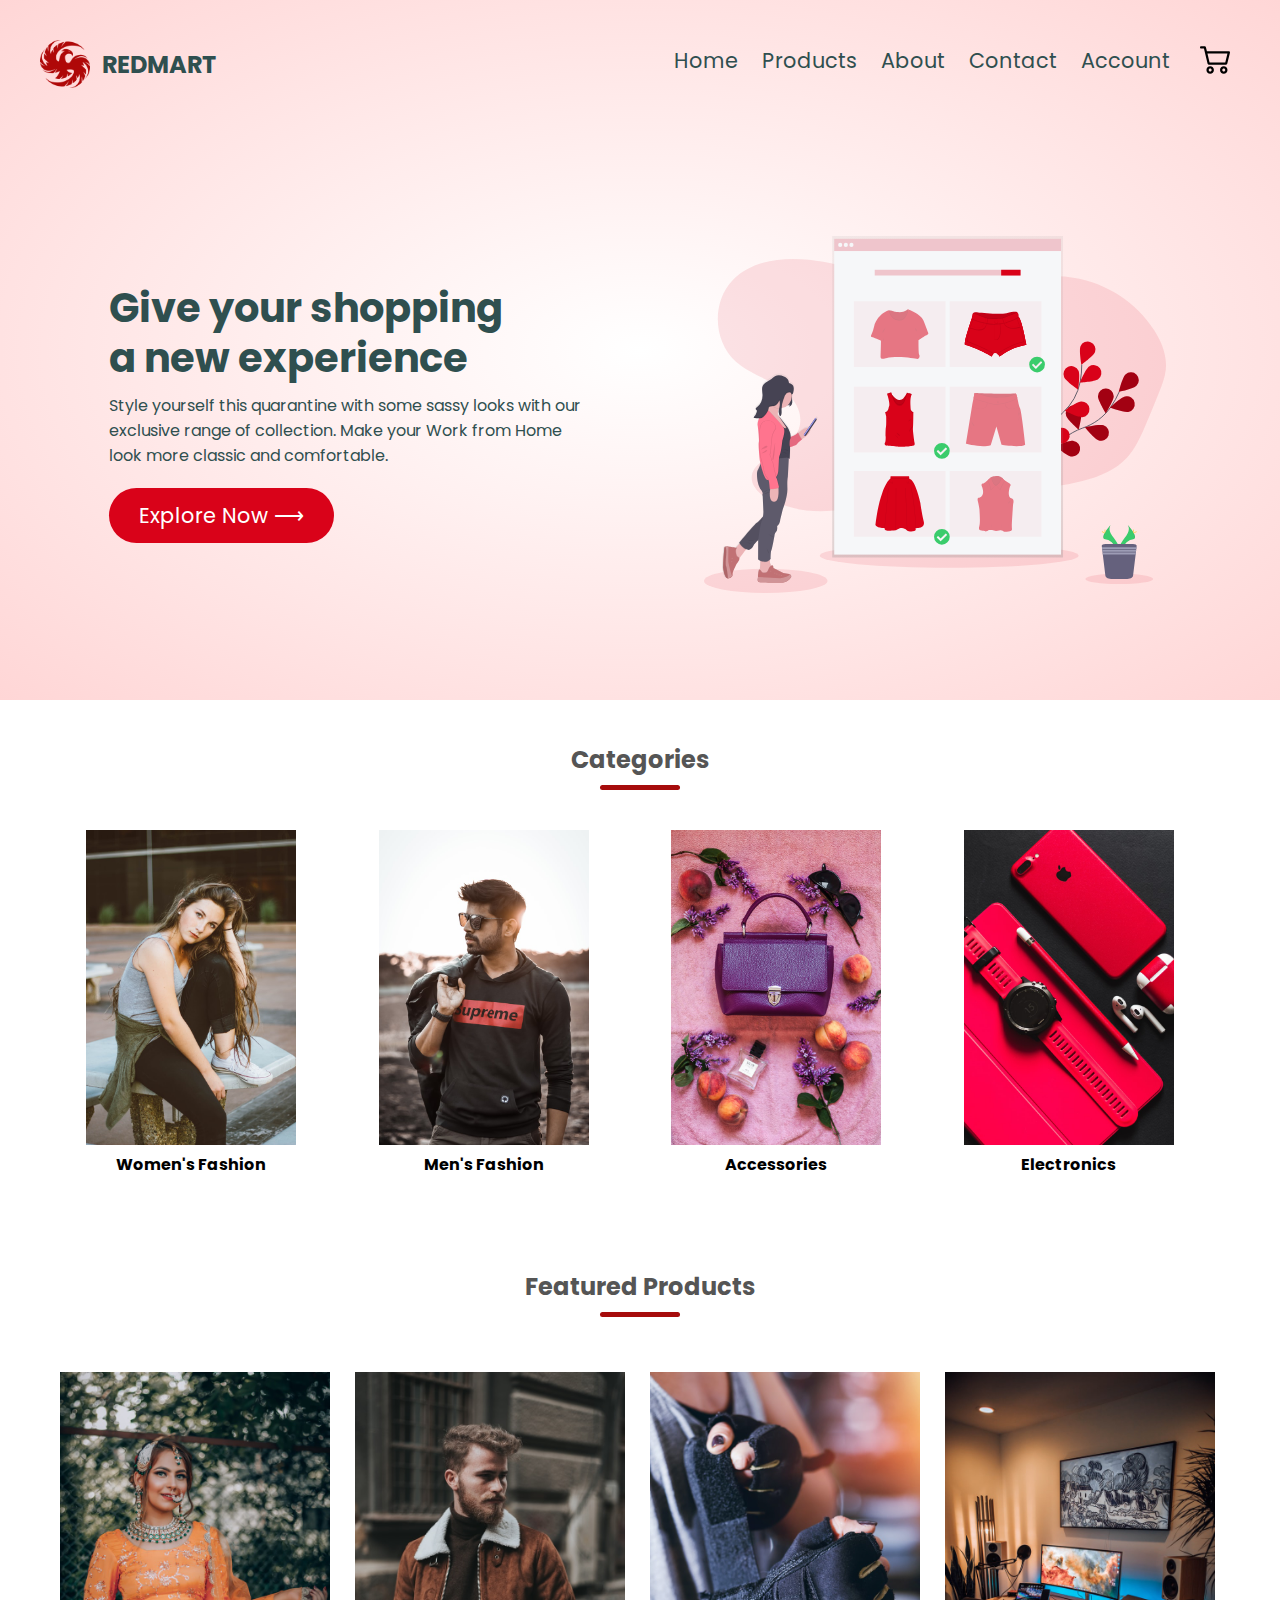
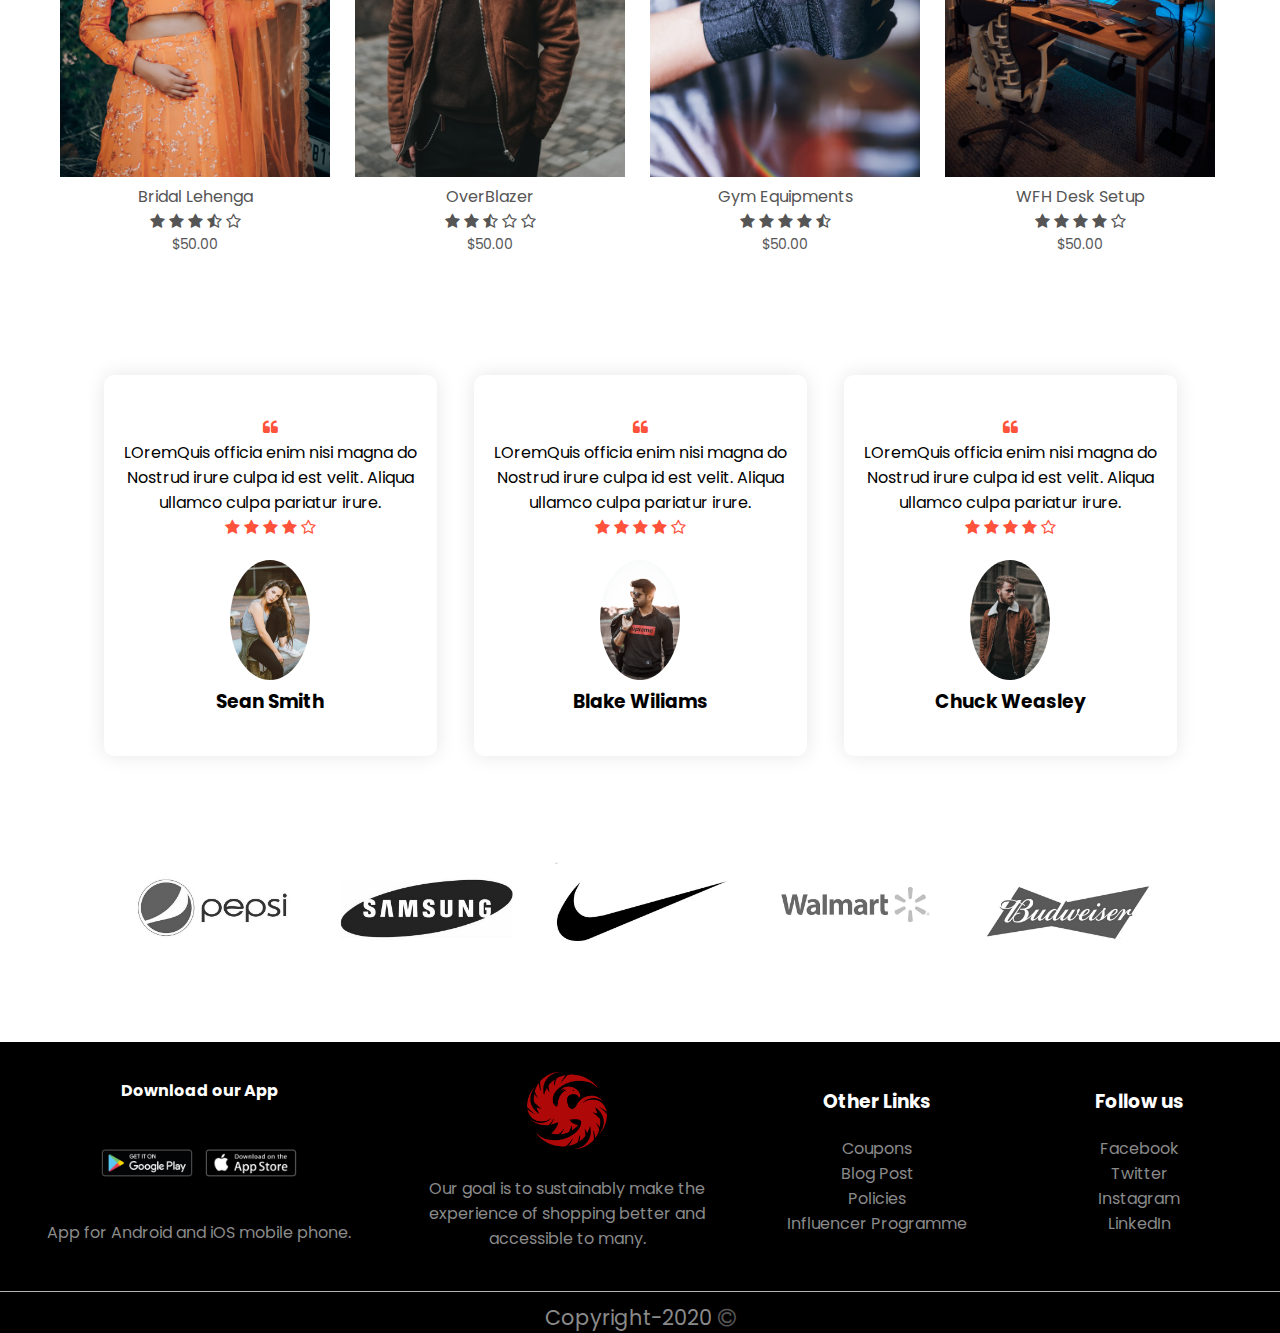
<file: index.html>
<!DOCTYPE html>
<html lang="en">
<head>
    <meta charset="UTF-8">
    <meta name="viewport" content="width=device-width, initial-scale=1.0">
    <title>E-commerce</title>
    <link rel="stylesheet" href="styles.css">
    <link href="https://fonts.googleapis.com/css2?family=Roboto+Condensed&display=swap" rel="stylesheet">
    <link href="https://fonts.googleapis.com/css2?family=Poppins:wght@300&display=swap" rel="stylesheet">
    <link rel="stylesheet" href="https://stackpath.bootstrapcdn.com/font-awesome/4.7.0/css/font-awesome.min.css" integrity="sha384-wvfXpqpZZVQGK6TAh5PVlGOfQNHSoD2xbE+QkPxCAFlNEevoEH3Sl0sibVcOQVnN" crossorigin="anonymous">
</head>
<body>
    <!---NAVBAR-->
<div class="header">
    <div class="container"> 
        <div class="navbar">
            <a href="index.html"><div class="logo">
                <img src="images/logo.png"  alt="Logo"> 
            </div>
            </a>
            <div class="name">
                <h2> REDMART</h2>
            </div>
            <div class="nav">
                <ul id="ulmenu">
                    <li> <a href="index.html">Home</a></li>
                    <li> <a href="products.html">Products</a></li>
                    <li> <a href="#">About</a></li>
                    <li> <a href="#">Contact</a></li>
                    <li> <a href="account.html">Account</a></li>
                </ul>
            </div>
           <a href="shopping_cart.html"> <img src="images/supermarket.svg" class="cart" width="50px" height="30px" ></a>
            <img src="images/menu-24px.svg" class="menu_icon" onclick="menutoggle()">
        </div>
        <div class="row">
            <div class="col-2">
                <h1>Give your shopping <br>a new experience</h1>
                <p> Style yourself this quarantine with some sassy looks with our
                     exclusive range of collection. Make your Work from Home look 
                     more classic and comfortable.
                    
                </p>
            <a href="#" class="btn">Explore Now &#10230;</a></div>
            <div class="col-2">
                <img src="/images/right.svg" alt="Illustration" >
            </div>
        </div>
    </div>
</div>

<!--Categories-->
<div class="categories">
    <h2 class="title">Categories</h2>
    <div class="container2">
        <div class="col-3">
        <img src="/images/image1.jpg" alt="category1">
        <h4> Women's Fashion</h4>
        </div>
        <div class="col-3">
        <img src="/images/image2.jpg" alt="category2">
        <h4> Men's Fashion</h4>
        </div>
        <div class="col-3">
        <img src="/images/image3.jpg" alt="category3">
        <h4> Accessories</h4> </div>
        <div class="col-3">
        <img src="/images/image4.jpg" alt="category4">
        <h4> Electronics</h4></div>
        
    </div>

</div>
    <!--Featured PRoducts-->

    <div class="products">
        <h2 class="title">Featured Products</h2>
            <div class="row">
                <div class="col-4">
                    <img src="/images/product1.jpg">
                    <h4> Bridal Lehenga </h4>
                    <div class="rating">
                    <i class="fa fa-star"></i>
                    <i class="fa fa-star"></i>
                    <i class="fa fa-star"></i>
                    <i class="fa fa-star-half-o"></i>
                    <i class="fa fa-star-o"></i>
                    </div>
                    <p> $50.00 </p>
                </div>
                <div class="col-4">
                    <img src="/images/product2.jpg">
                    <h4> OverBlazer </h4>
                    <div class="rating">
                        <i class="fa fa-star"></i>
                        <i class="fa fa-star"></i>
                        <i class="fa fa-star-half-o"></i>
                        <i class="fa fa-star-o"></i>
                        <i class="fa fa-star-o"></i>
                    </div>
                    <p> $50.00 </p>
                </div>
                
                <div class="col-4">
                    <img src="/images/product4.jpg">
                    <h4> Gym Equipments </h4>
                    <div class="rating">
                    <i class="fa fa-star"></i>
                    <i class="fa fa-star"></i>
                    <i class="fa fa-star"></i>
                    <i class="fa fa-star"></i>
                    <i class="fa fa-star-half-o"></i>
                    </div>
                    <p> $50.00 </p>
                </div>
                <div class="col-4">
                    <img src="/images/product5.jpg">
                    <h4> WFH Desk Setup </h4>
                    <div class="rating">
                    <i class="fa fa-star"></i>
                    <i class="fa fa-star"></i>
                    <i class="fa fa-star"></i>
                    <i class="fa fa-star"></i>
                    <i class="fa fa-star-o"></i>
                    </div>
                    <p> $50.00 </p>
                </div>
            </div>
    </div>     
    
    <div class="testimonials">
        <div class="container2">
            <div class="testimonials-row">
                <div class="col-3-t">
                    <i class="fa fa-quote-left" aria-hidden="true"></i><br>
                    LOremQuis officia enim nisi magna do Nostrud irure culpa id est velit. Aliqua ullamco culpa pariatur irure.
                    <div class="rating-t">
                        <i class="fa fa-star"></i>
                        <i class="fa fa-star"></i>
                        <i class="fa fa-star"></i>
                        <i class="fa fa-star"></i>
                        <i class="fa fa-star-o"></i>
                    </div>
                    <img src="images/image1.jpg">
                    <h3>Sean Smith</h3>
                </div>
                <div class="col-3-t">
                    <i class="fa fa-quote-left" aria-hidden="true"></i><br>
                    LOremQuis officia enim nisi magna do Nostrud irure culpa id est velit. Aliqua ullamco culpa pariatur irure.
                    <div class="rating-t">
                        <i class="fa fa-star"></i>
                        <i class="fa fa-star"></i>
                        <i class="fa fa-star"></i>
                        <i class="fa fa-star"></i>
                        <i class="fa fa-star-o"></i>
                    </div>
                    <img src="images/image2.jpg">
                    <h3>Blake Wiliams</h3>
                </div>
                <div class="col-3-t">
                    <i class="fa fa-quote-left" aria-hidden="true"></i><br>
                    LOremQuis officia enim nisi magna do Nostrud irure culpa id est velit. Aliqua ullamco culpa pariatur irure.
                    <div class="rating-t">
                        <i class="fa fa-star"></i>
                        <i class="fa fa-star"></i>
                        <i class="fa fa-star"></i>
                        <i class="fa fa-star"></i>
                        <i class="fa fa-star-o"></i>
                    </div>
                    <img src="images/product2.jpg">
                    <h3>Chuck Weasley</h3>
                </div>
                </div>
            </div>
        </div>

        <!--Brands-->

        <div class="brands">
            <div class="container-b">
                <div class="row-b">
                    <div class="col-5">
                        <img src="/images/pepsi-logo.png">
                    </div>
                    <div class="col-5">
                        <img src="/images/samsung.png">
                    </div>
                    <div class="col-5">
                        <img src="/images/nike.png">
                    </div>
                    <div class="col-5">
                        <img src="/images/walmart.png">
                    </div>
                    <div class="col-5">
                        <img src="/images/budweiser.png">
                    </div>
                </div>
            </div>
        </div>

        <!--Footer-->

        <div class="footer">
            <div class="footer-container">
                <div class="footer-row">
                    <div class="footer-col-1">
                        <h4>Download our App</h4>
                        <img src="/images/play-store-logo.png">
                        <img src="images/play-store-ios.png">
                        <p>App for Android and iOS mobile phone.</p>
                            
                    </div>
                    
                    <div class="footer-col-2">
                        <img src="images/logo.png">
                        <p>Our goal is to sustainably make the experience of shopping better and accessible to many.</p>
                    </div>
                    
                
                    <div class="footer-col-3">
                        <h3>Other Links</h3>
                    <ul>
                        <li>Coupons</li>
                        <li>Blog Post</li>
                        <li>Policies</li>
                        <li>Influencer Programme</li>
                    </ul>
                    </div>
                    
                    <div class="footer-col-4">
                        <h3>Follow us</h3>
                    <ul>
                        <li>Facebook</li>
                        <li>Twitter</li>
                        <li>Instagram</li>
                        <li>LinkedIn</li>
                    </ul>
                    </div>
                </div>
               
            </div>
            <hr>
            <p class="copyright">Copyright-2020  <i class="fa fa-copyright" aria-hidden="true"></i></p>
        </div>
    </div>
    </div>


    <script>
        var MenuItems=document.getElementById("ulmenu");
        MenuItems.style.maxHeight="0px";

        function menutoggle(){
            if(MenuItems.style.maxHeight=="0px")
                MenuItems.style.maxHeight="200px";   
            else
                MenuItems.style.maxHeight="0px" ;
        }

    </script>
</body>
</html>
</file>
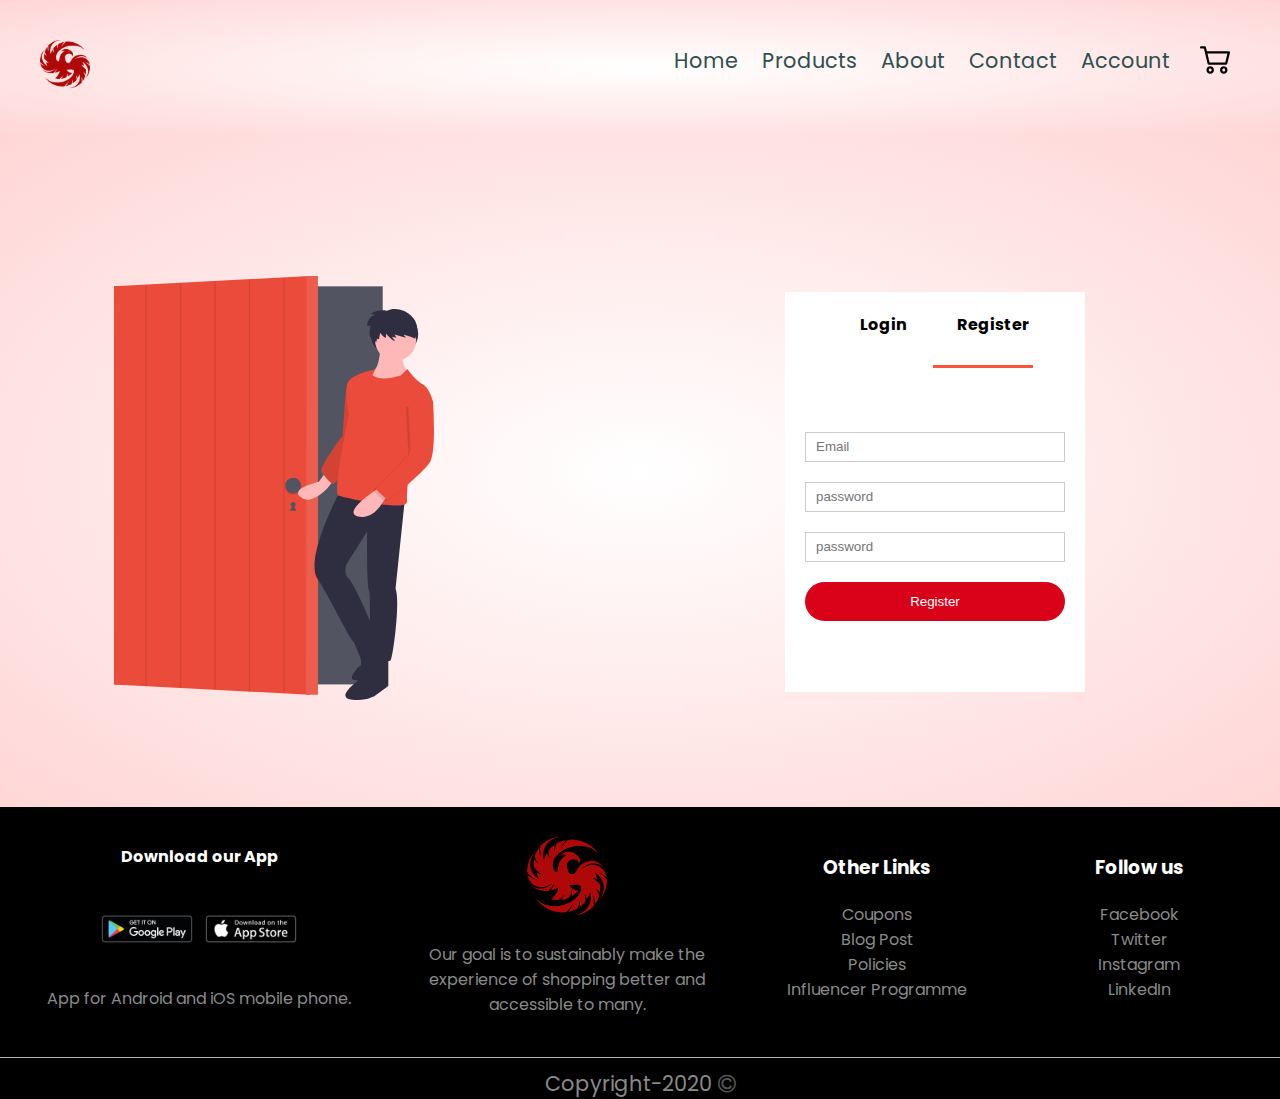
<file: account.html>
<!DOCTYPE html>
<html lang="en">
<head>
    <meta charset="UTF-8">
    <meta name="viewport" content="width=device-width, initial-scale=1.0">
    <title>Products</title>
    <link rel="stylesheet" href="styles.css">
    <link href="https://fonts.googleapis.com/css2?family=Roboto+Condensed&display=swap" rel="stylesheet">
    <link href="https://fonts.googleapis.com/css2?family=Poppins:wght@300&display=swap" rel="stylesheet">
    <link rel="stylesheet" href="https://stackpath.bootstrapcdn.com/font-awesome/4.7.0/css/font-awesome.min.css" integrity="sha384-wvfXpqpZZVQGK6TAh5PVlGOfQNHSoD2xbE+QkPxCAFlNEevoEH3Sl0sibVcOQVnN" crossorigin="anonymous">
</head>
<body>
    <!---NAVBAR-->
<div class="header">
    <div class="container"> 
        <div class="navbar">
            <div class="logo">
                <a href="index.html"> <img src="images/logo.png"  alt="Logo"> </a>
            </div>
            <div class="nav">
                <ul id="ulmenu">
                    <li> <a href="index.html">Home</a></li>
                    <li> <a href="products.html">Products</a></li>
                    <li> <a href="#">About</a></li>
                    <li> <a href="#">Contact</a></li>
                    <li> <a href="account.html">Account</a></li>
                </ul>
            </div>
            <a href="shopping_cart.html"><img src="images/supermarket.svg" class="cart" width="50px" height="30px" ></a>
            <img src="images/menu-24px.svg" class="menu_icon" onclick="menutoggle()">
        </div>
    </div>
</div>
<!--sccoutn paeg-->

<div class="account-page">
    <div class="container">
        <div class="row">
                <div class="col-2">
                    <img src="images/login.svg" width="70%">
                </div>
                <div class="col-2">
                    <div class="form-container">
                        <div class="form-btn">
                            <span onclick="loginform()">Login</SPAN>
                            <span onclick="registerform()">Register</span>
                            <hr id="indicator">
                        </div>
                        <form id="login">
                            <input type="text" placeholder="username">
                            <input type="password" placeholder="password">
                            <button type="submit" class="btn">Login </button>
                            <a href="#">Forgot Password</a>
                        </form>
                        
                        <form id="register">
                            <input type="text" placeholder="Email">
                            <input type="password" placeholder="password">
                            <input type="password" placeholder="password">
                            <button type="submit" class="btn">Register </button>
                            
                        </form>
                    </div>
                </div>
        </div>
    </div>
</div>
        <!--Footer-->

        <div class="footer">
            <div class="footer-container">
                <div class="footer-row">
                    <div class="footer-col-1">
                        <h4>Download our App</h4>
                        <img src="/images/play-store-logo.png">
                        <img src="images/play-store-ios.png">
                        <p>App for Android and iOS mobile phone.</p>
                            
                    </div>
                    
                    <div class="footer-col-2">
                        <img src="images/logo.png">
                        <p>Our goal is to sustainably make the experience of shopping better and accessible to many.</p>
                    </div>
                    
                
                    <div class="footer-col-3">
                        <h3>Other Links</h3>
                    <ul>
                        <li>Coupons</li>
                        <li>Blog Post</li>
                        <li>Policies</li>
                        <li>Influencer Programme</li>
                    </ul>
                    </div>
                    
                    <div class="footer-col-4">
                        <h3>Follow us</h3>
                    <ul>
                        <li>Facebook</li>
                        <li>Twitter</li>
                        <li>Instagram</li>
                        <li>LinkedIn</li>
                    </ul>
                    </div>
                </div>
               
            </div>
            <hr>
            <p class="copyright">Copyright-2020  <i class="fa fa-copyright" aria-hidden="true"></i></p>
        </div>
    </div>
    </div>

<!--Javascript-->

    <script>
        var MenuItems=document.getElementById("ulmenu");
        MenuItems.style.maxHeight="0px";

        function menutoggle(){
            if(MenuItems.style.maxHeight=="0px")
                MenuItems.style.maxHeight="200px";   
            else
                MenuItems.style.maxHeight="0px" ;
        }

        var login=document.getElementById("login");
        var register=document.getElementById("register");
        var indicator=document.getElementById("indicator");
        
        function loginform(){
            register.style.transform="translateX(300px)";
            login.style.transform="translateX(300px)";
            indicator.style.transform="translateX(0px)";
        }

        function registerform(){
            register.style.transform="translateX(0px)";
            login.style.transform="translateX(0px)";
            indicator.style.transform="translateX(100px)"
        }
    </script>
</body>
</html>
</file>
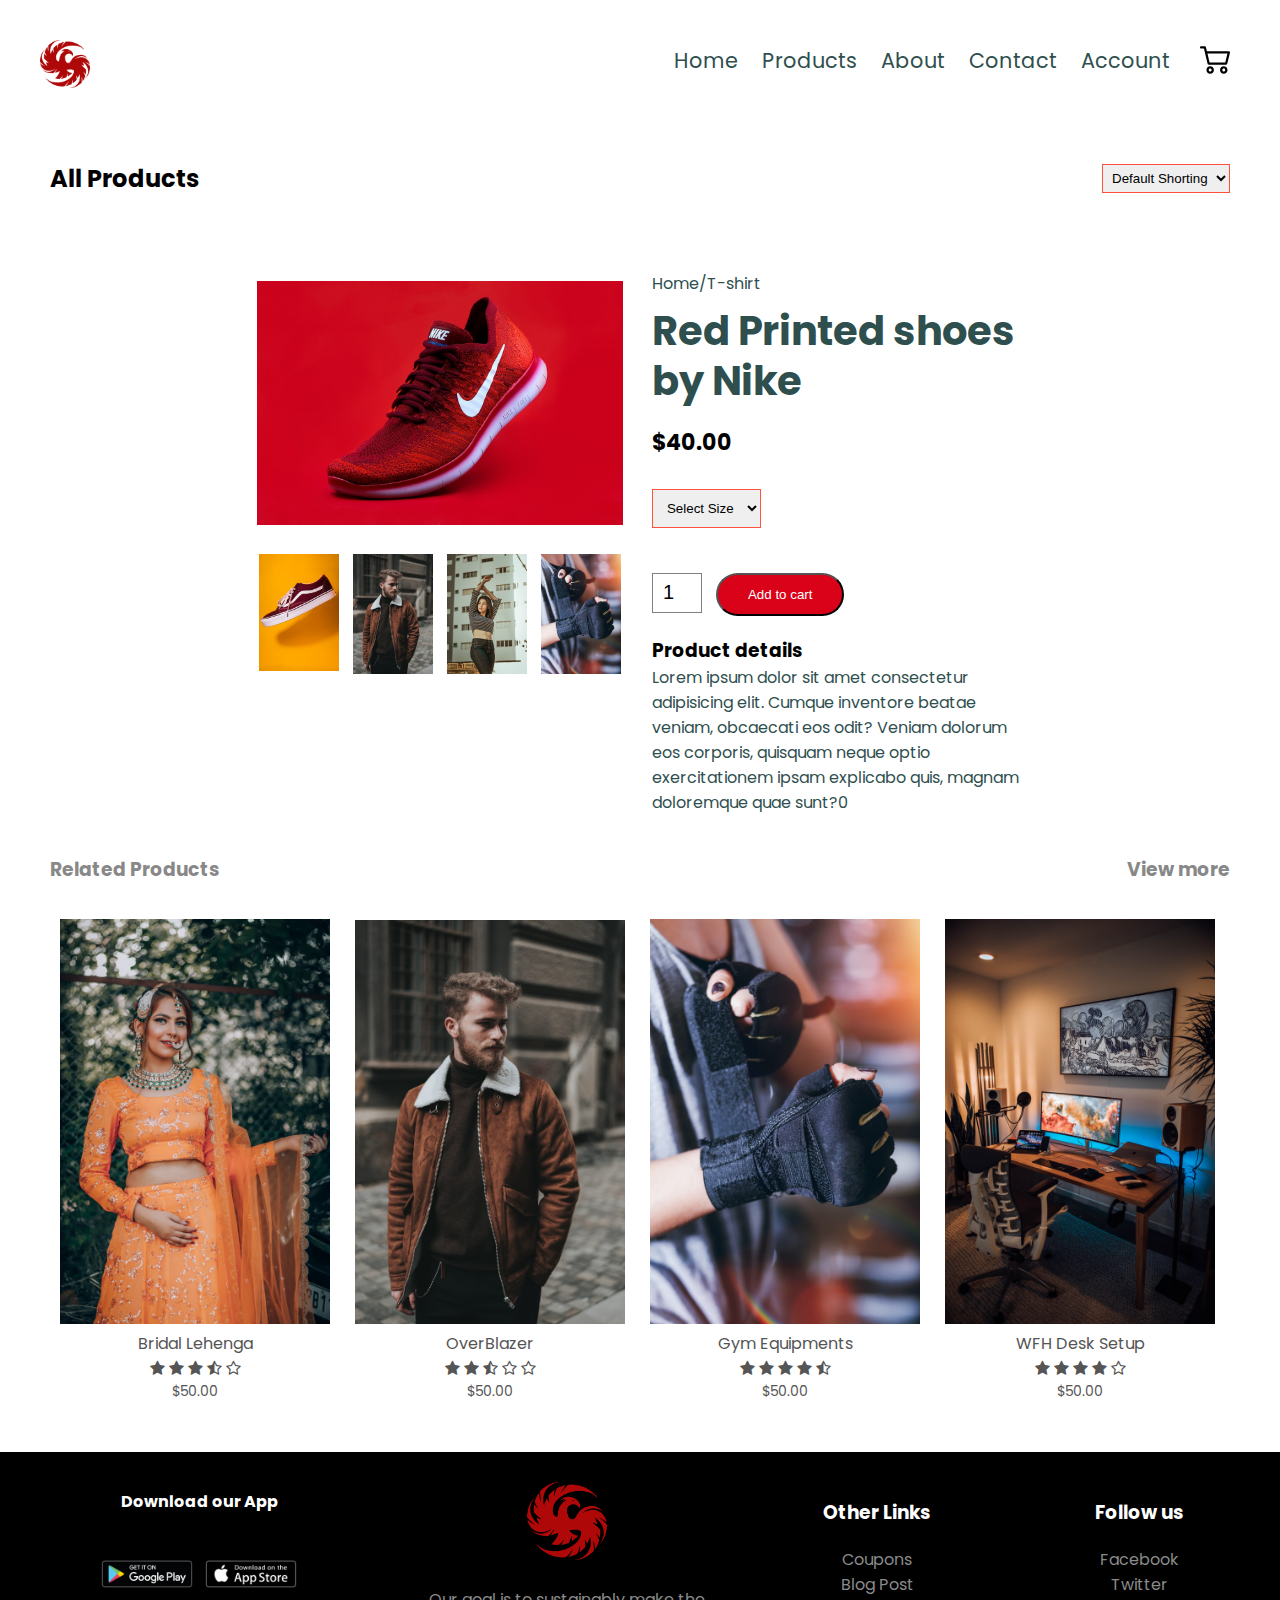
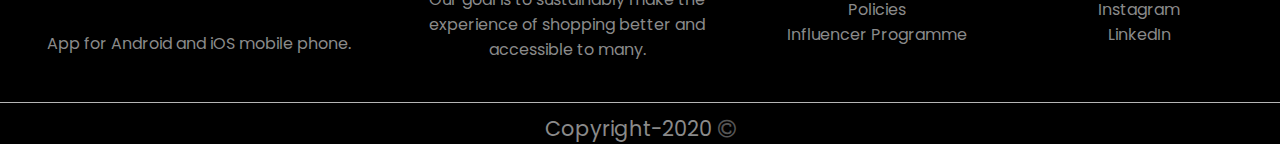
<file: product-details.html>
<!DOCTYPE html>
<html lang="en">
<head>
    <meta charset="UTF-8">
    <meta name="viewport" content="width=device-width, initial-scale=1.0">
    <title>Products</title>
    <link rel="stylesheet" href="styles.css">
    <link href="https://fonts.googleapis.com/css2?family=Roboto+Condensed&display=swap" rel="stylesheet">
    <link href="https://fonts.googleapis.com/css2?family=Poppins:wght@300&display=swap" rel="stylesheet">
    <link rel="stylesheet" href="https://stackpath.bootstrapcdn.com/font-awesome/4.7.0/css/font-awesome.min.css" integrity="sha384-wvfXpqpZZVQGK6TAh5PVlGOfQNHSoD2xbE+QkPxCAFlNEevoEH3Sl0sibVcOQVnN" crossorigin="anonymous">
</head>
<body>
    <!---NAVBAR-->

    <div class="container"> 
        <div class="navbar">
            <div class="logo">
                <a href="index.html"> <img src="images/logo.png"  alt="Logo"> </a>
            </div>
          
            <div class="nav">
                <ul id="ulmenu">
                    <li> <a href="index.html">Home</a></li>
                    <li> <a href="products.html">Products</a></li>
                    <li> <a href="#">About</a></li>
                    <li> <a href="#">Contact</a></li>
                    <li> <a href="account.html">Account</a></li>
                </ul>
            </div>
            <a href="shopping_cart.html"><img src="images/supermarket.svg" class="cart" width="50px" height="30px" ></a>
            <img src="images/menu-24px.svg" class="menu_icon" onclick="menutoggle()">
        </div>
        
</div>
    <!--Featured PRoducts-->

    <div class="products">
        <div class="row row-2">
            <h2>All Products</h2>
            <select>
                <option>Default Shorting</option>
                <option>Sort by Sale</option>
                <option>Sort by rating</option>
                <option>Sort by size</option>
                <option>Sort by sale</option>
            </select>
        </div>

        <div class="container2 singleproduct">
            <div class="row">
                <div class="col-2-pd">
                    <img src="images/shoes_details.jpg" width="100%" id="product_img">
                
                    <div class="small-img-row">
                        <div class="small-img-col">
                            <img src="images/shoes.jpg" width="100%" class="small-img">
                        </div>
                        <div class="small-img-col">
                            <img src="images/product2.jpg" width="100%" class="small-img">
                        </div>
                        <div class="small-img-col">
                            <img src="images/product3.jpg" width="100%" class="small-img">
                        </div>
                        <div class="small-img-col">
                            <img src="images/product4.jpg" width="100%" class="small-img">
                        </div>
                        
                    </div>
                </div>

                <div class="col-2-pd">
                    <p>Home/T-shirt</p>
                    <h1>Red Printed  shoes by Nike</h1>
                    <h4>$40.00</h4>
                    <select>
                        <option>Select Size</option>
                        <option>S</option>
                        <option>M</option>
                        <option>L</option>
                        <option>XL<option>
                    </select><br>
                    <input type="number" value="1">
                    <button class="btn">Add to cart</button>

                    <h3>Product details</h3>
                    <p>Lorem ipsum dolor sit amet consectetur adipisicing elit. Cumque inventore beatae veniam, obcaecati eos odit? Veniam dolorum eos corporis, quisquam neque optio exercitationem ipsam explicabo quis, magnam doloremque quae sunt?0</p>

                </div>
            </div>
        </div>

        <div class="row row-2">
            <h3>Related Products</h3>
            <h3>View more</h3>
        </div>

        <div class="row">
            <div class="col-4">
                <img src="/images/product1.jpg">
                <h4> Bridal Lehenga </h4>
                <div class="rating">
                <i class="fa fa-star"></i>
                <i class="fa fa-star"></i>
                <i class="fa fa-star"></i>
                <i class="fa fa-star-half-o"></i>
                <i class="fa fa-star-o"></i>
                </div>
                <p> $50.00 </p>
            </div>
            <div class="col-4">
                <img src="/images/product2.jpg">
                <h4> OverBlazer </h4>
                <div class="rating">
                    <i class="fa fa-star"></i>
                    <i class="fa fa-star"></i>
                    <i class="fa fa-star-half-o"></i>
                    <i class="fa fa-star-o"></i>
                    <i class="fa fa-star-o"></i>
                </div>
                <p> $50.00 </p>
            </div>
            
            <div class="col-4">
                <img src="/images/product4.jpg">
                <h4> Gym Equipments </h4>
                <div class="rating">
                <i class="fa fa-star"></i>
                <i class="fa fa-star"></i>
                <i class="fa fa-star"></i>
                <i class="fa fa-star"></i>
                <i class="fa fa-star-half-o"></i>
                </div>
                <p> $50.00 </p>
            </div>
            <div class="col-4">
                <img src="/images/product5.jpg">
                <h4> WFH Desk Setup </h4>
                <div class="rating">
                <i class="fa fa-star"></i>
                <i class="fa fa-star"></i>
                <i class="fa fa-star"></i>
                <i class="fa fa-star"></i>
                <i class="fa fa-star-o"></i>
                </div>
                <p> $50.00 </p>
            </div>
        </div>

    </div>     
    
   
        <!--Footer-->

        <div class="footer">
            <div class="footer-container">
                <div class="footer-row">
                    <div class="footer-col-1">
                        <h4>Download our App</h4>
                        <img src="/images/play-store-logo.png">
                        <img src="images/play-store-ios.png">
                        <p>App for Android and iOS mobile phone.</p>
                            
                    </div>
                    
                    <div class="footer-col-2">
                        <img src="images/logo.png">
                        <p>Our goal is to sustainably make the experience of shopping better and accessible to many.</p>
                    </div>
                    
                
                    <div class="footer-col-3">
                        <h3>Other Links</h3>
                    <ul>
                        <li>Coupons</li>
                        <li>Blog Post</li>
                        <li>Policies</li>
                        <li>Influencer Programme</li>
                    </ul>
                    </div>
                    
                    <div class="footer-col-4">
                        <h3>Follow us</h3>
                    <ul>
                        <li>Facebook</li>
                        <li>Twitter</li>
                        <li>Instagram</li>
                        <li>LinkedIn</li>
                    </ul>
                    </div>
                </div>
               
            </div>
            <hr>
            <p class="copyright">Copyright-2020  <i class="fa fa-copyright" aria-hidden="true"></i></p>
        </div>
    </div>
    </div>

<!--Javascript-->

    <script>
        var MenuItems=document.getElementById("ulmenu");
        MenuItems.style.maxHeight="0px";

        function menutoggle(){
            if(MenuItems.style.maxHeight=="0px")
                MenuItems.style.maxHeight="200px";   
            else
                MenuItems.style.maxHeight="0px" ;
        }

        var product_img=document.getElementById("product_img");
        var small_img=document.getElementsByClassName("small-img");

        small_img[0].onclick=function (){
            product_img.src=small_img[0].src;
        }

        
        small_img[1].onclick=function (){
            product_img.src=small_img[1].src;
        }

        
        small_img[2].onclick=function (){
            product_img.src=small_img[2].src;
        }

        
        small_img[3].onclick=function (){
            product_img.src=small_img[3].src;
        }
    </script>
</body>
</html>
</file>
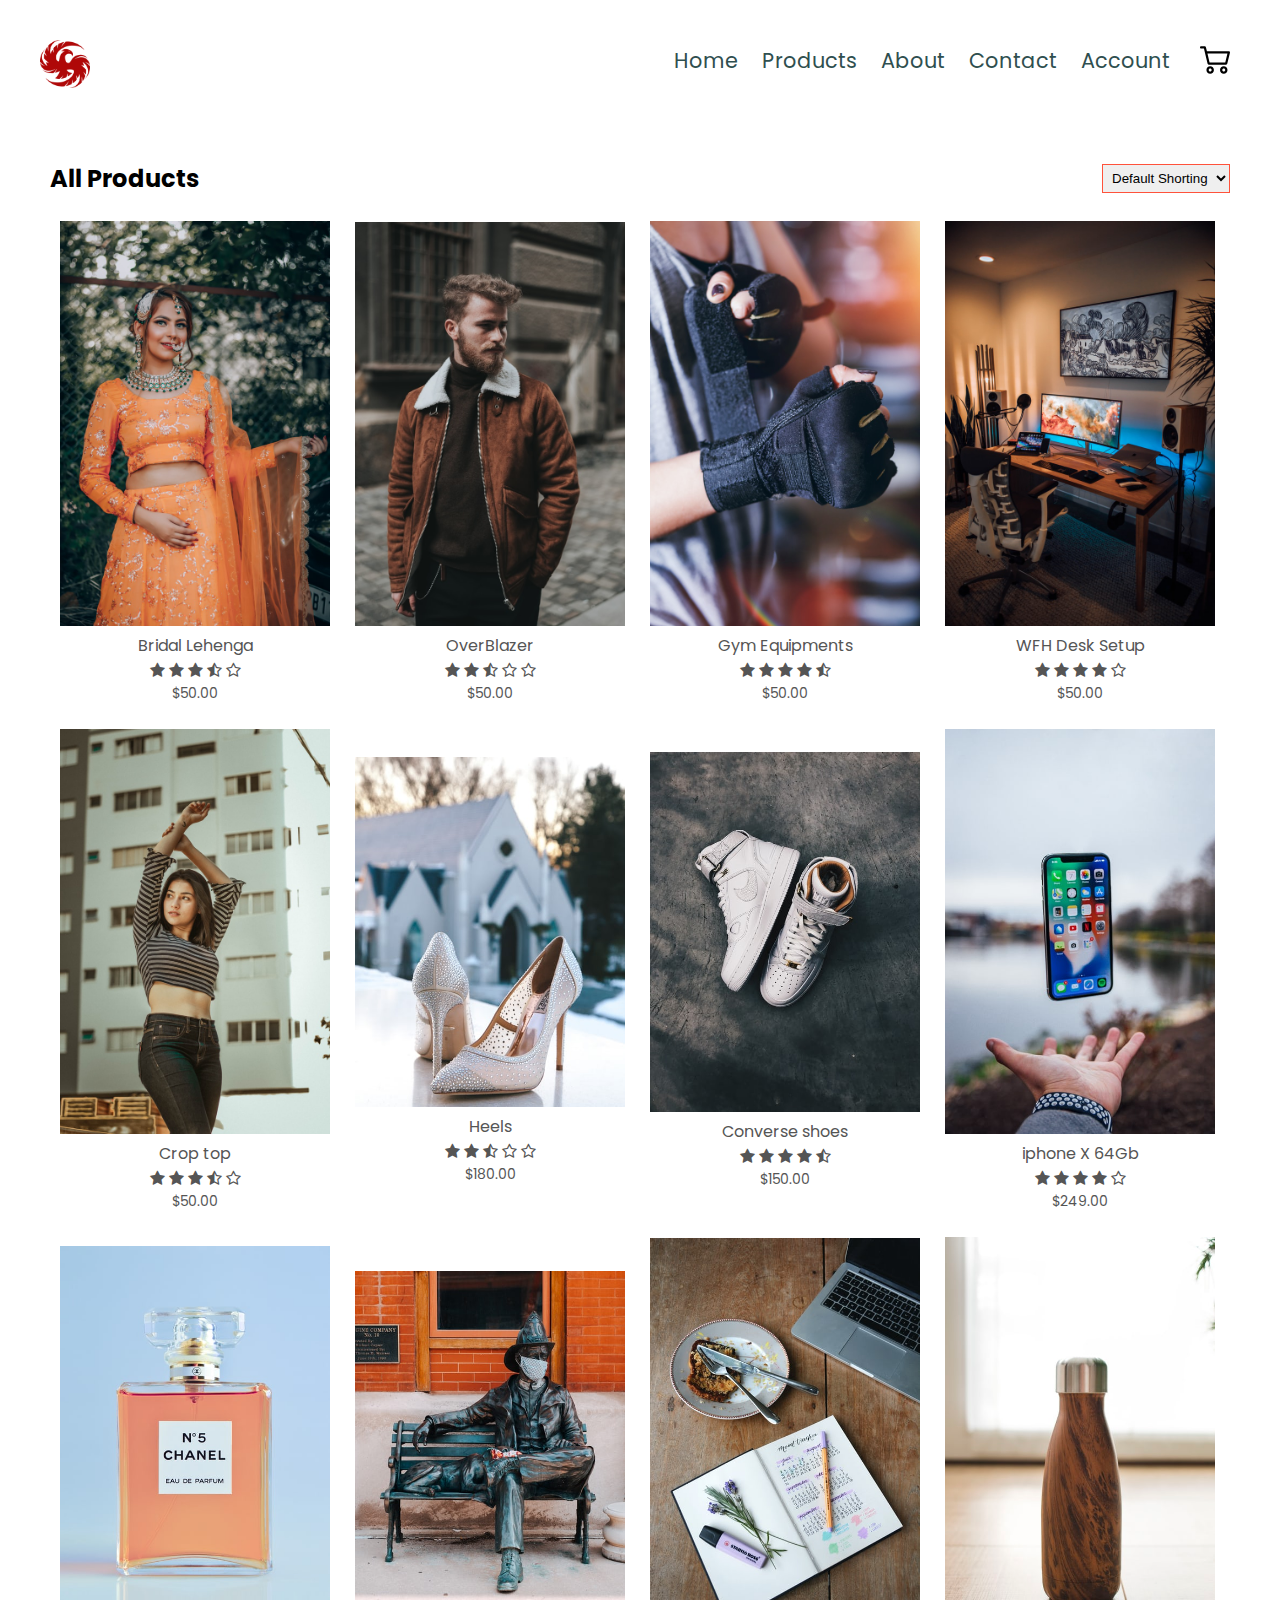
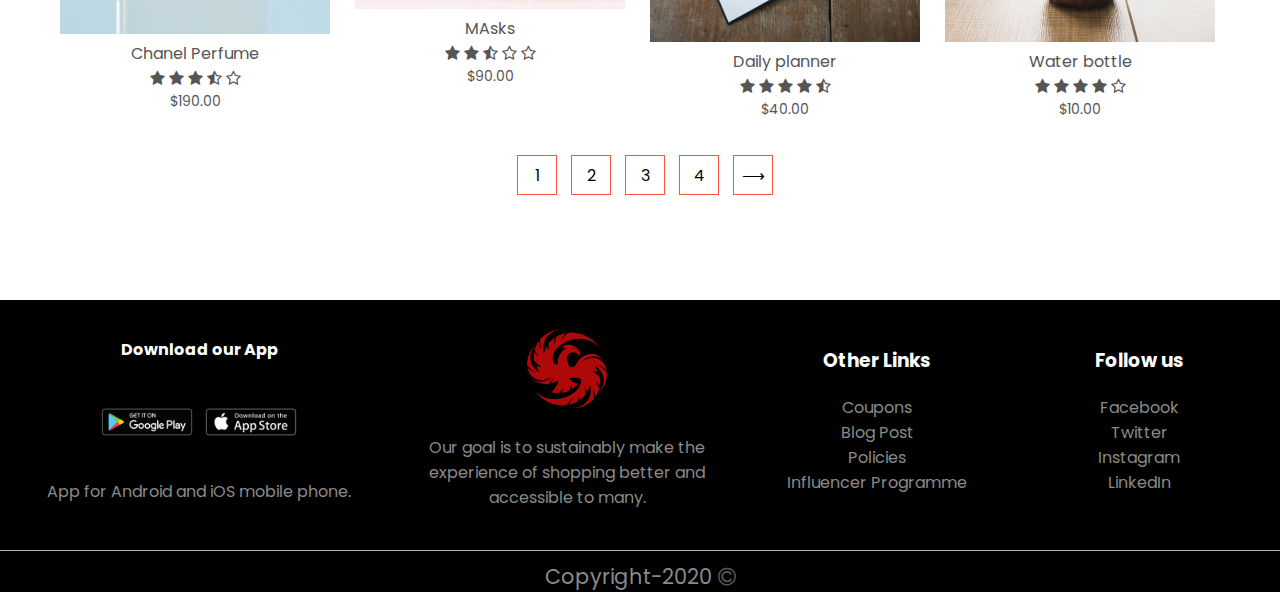
<file: products.html>
<!DOCTYPE html>
<html lang="en">
<head>
    <meta charset="UTF-8">
    <meta name="viewport" content="width=device-width, initial-scale=1.0">
    <title>Products</title>
    <link rel="stylesheet" href="styles.css">
    <link href="https://fonts.googleapis.com/css2?family=Roboto+Condensed&display=swap" rel="stylesheet">
    <link href="https://fonts.googleapis.com/css2?family=Poppins:wght@300&display=swap" rel="stylesheet">
    <link rel="stylesheet" href="https://stackpath.bootstrapcdn.com/font-awesome/4.7.0/css/font-awesome.min.css" integrity="sha384-wvfXpqpZZVQGK6TAh5PVlGOfQNHSoD2xbE+QkPxCAFlNEevoEH3Sl0sibVcOQVnN" crossorigin="anonymous">
</head>
<body>
    <!---NAVBAR-->

    <div class="container"> 
        <div class="navbar">
            <div class="logo">
                <a href="index.html"> <img src="images/logo.png"  alt="Logo"> </a>
            </div>
            <div class="nav">
                <ul id="ulmenu">
                    <li> <a href="index.html">Home</a></li>
                    <li> <a href="products.html">Products</a></li>
                    <li> <a href="#">About</a></li>
                    <li> <a href="#">Contact</a></li>
                    <li> <a href="account.html">Account</a></li>
                </ul>
            </div>
            <a href="shopping_cart.html"></a> <img src="images/supermarket.svg" class="cart" width="50px" height="30px" ></a>
            <img src="images/menu-24px.svg" class="menu_icon" onclick="menutoggle()">
        </div>
        
</div>
    <!--Featured PRoducts-->

    <div class="products">
        <div class="row row-2">
            <h2>All Products</h2>
            <select>
                <option>Default Shorting</option>
                <option>Sort by Sale</option>
                <option>Sort by rating</option>
                <option>Sort by size</option>
                <option>Sort by sale</option>
            </select>
        </div>
            <div class="row">
                <div class="col-4">
                    <img src="/images/product1.jpg">
                    <h4> Bridal Lehenga </h4>
                    <div class="rating">
                    <i class="fa fa-star"></i>
                    <i class="fa fa-star"></i>
                    <i class="fa fa-star"></i>
                    <i class="fa fa-star-half-o"></i>
                    <i class="fa fa-star-o"></i>
                    </div>
                    <p> $50.00 </p>
                </div>
                <div class="col-4">
                    <img src="/images/product2.jpg">
                    <h4> OverBlazer </h4>
                    <div class="rating">
                        <i class="fa fa-star"></i>
                        <i class="fa fa-star"></i>
                        <i class="fa fa-star-half-o"></i>
                        <i class="fa fa-star-o"></i>
                        <i class="fa fa-star-o"></i>
                    </div>
                    <p> $50.00 </p>
                </div>
                
                <div class="col-4">
                    <img src="/images/product4.jpg">
                    <h4> Gym Equipments </h4>
                    <div class="rating">
                    <i class="fa fa-star"></i>
                    <i class="fa fa-star"></i>
                    <i class="fa fa-star"></i>
                    <i class="fa fa-star"></i>
                    <i class="fa fa-star-half-o"></i>
                    </div>
                    <p> $50.00 </p>
                </div>
                <div class="col-4">
                    <img src="/images/product5.jpg">
                    <h4> WFH Desk Setup </h4>
                    <div class="rating">
                    <i class="fa fa-star"></i>
                    <i class="fa fa-star"></i>
                    <i class="fa fa-star"></i>
                    <i class="fa fa-star"></i>
                    <i class="fa fa-star-o"></i>
                    </div>
                    <p> $50.00 </p>
                </div>
                <div class="col-4">
                    <img src="/images/product3.jpg">
                    <h4> Crop top </h4>
                    <div class="rating">
                    <i class="fa fa-star"></i>
                    <i class="fa fa-star"></i>
                    <i class="fa fa-star"></i>
                    <i class="fa fa-star-half-o"></i>
                    <i class="fa fa-star-o"></i>
                    </div>
                    <p> $50.00 </p>
                </div>
                <div class="col-4">
                    <img src="/images/heels.jpg">
                    <h4> Heels </h4>
                    <div class="rating">
                        <i class="fa fa-star"></i>
                        <i class="fa fa-star"></i>
                        <i class="fa fa-star-half-o"></i>
                        <i class="fa fa-star-o"></i>
                        <i class="fa fa-star-o"></i>
                    </div>
                    <p> $180.00 </p>
                </div>
                
                <div class="col-4">
                    <img src="/images/converse.jpg">
                    <h4> Converse shoes </h4>
                    <div class="rating">
                    <i class="fa fa-star"></i>
                    <i class="fa fa-star"></i>
                    <i class="fa fa-star"></i>
                    <i class="fa fa-star"></i>
                    <i class="fa fa-star-half-o"></i>
                    </div>
                    <p> $150.00 </p>
                </div>
                <div class="col-4">
                    <img src="/images/iphoneX.jpg">
                    <h4> iphone X 64Gb </h4>
                    <div class="rating">
                    <i class="fa fa-star"></i>
                    <i class="fa fa-star"></i>
                    <i class="fa fa-star"></i>
                    <i class="fa fa-star"></i>
                    <i class="fa fa-star-o"></i>
                    </div>
                    <p> $249.00 </p>
                </div>
                <div class="col-4">
                    <img src="/images/perfume.jpg">
                    <h4> Chanel Perfume </h4>
                    <div class="rating">
                    <i class="fa fa-star"></i>
                    <i class="fa fa-star"></i>
                    <i class="fa fa-star"></i>
                    <i class="fa fa-star-half-o"></i>
                    <i class="fa fa-star-o"></i>
                    </div>
                    <p> $190.00 </p>
                </div>
                <div class="col-4">
                    <img src="/images/masks.jpg">
                    <h4> MAsks </h4>
                    <div class="rating">
                        <i class="fa fa-star"></i>
                        <i class="fa fa-star"></i>
                        <i class="fa fa-star-half-o"></i>
                        <i class="fa fa-star-o"></i>
                        <i class="fa fa-star-o"></i>
                    </div>
                    <p> $90.00 </p>
                </div>
                
                <div class="col-4">
                    <img src="/images/planner.jpg">
                    <h4> Daily planner </h4>
                    <div class="rating">
                    <i class="fa fa-star"></i>
                    <i class="fa fa-star"></i>
                    <i class="fa fa-star"></i>
                    <i class="fa fa-star"></i>
                    <i class="fa fa-star-half-o"></i>
                    </div>
                    <p> $40.00 </p>
                </div>
                <div class="col-4">
                    <img src="/images/bottle.jpg">
                    <h4> Water bottle </h4>
                    <div class="rating">
                    <i class="fa fa-star"></i>
                    <i class="fa fa-star"></i>
                    <i class="fa fa-star"></i>
                    <i class="fa fa-star"></i>
                    <i class="fa fa-star-o"></i>
                    </div>
                    <p> $10.00 </p>
                </div>

                
            <div class="pg-btn">
                <span>1</span>
                <span>2</span>
                <span>3</span>
                <span>4</span>
                <span> &#10230; </span>
            </div>
            </div>

    </div>     
    
   
        <!--Footer-->

        <div class="footer">
            <div class="footer-container">
                <div class="footer-row">
                    <div class="footer-col-1">
                        <h4>Download our App</h4>
                        <img src="/images/play-store-logo.png">
                        <img src="images/play-store-ios.png">
                        <p>App for Android and iOS mobile phone.</p>
                            
                    </div>
                    
                    <div class="footer-col-2">
                        <img src="images/logo.png">
                        <p>Our goal is to sustainably make the experience of shopping better and accessible to many.</p>
                    </div>
                    
                
                    <div class="footer-col-3">
                        <h3>Other Links</h3>
                    <ul>
                        <li>Coupons</li>
                        <li>Blog Post</li>
                        <li>Policies</li>
                        <li>Influencer Programme</li>
                    </ul>
                    </div>
                    
                    <div class="footer-col-4">
                        <h3>Follow us</h3>
                    <ul>
                        <li>Facebook</li>
                        <li>Twitter</li>
                        <li>Instagram</li>
                        <li>LinkedIn</li>
                    </ul>
                    </div>
                </div>
               
            </div>
            <hr>
            <p class="copyright">Copyright-2020  <i class="fa fa-copyright" aria-hidden="true"></i></p>
        </div>
    </div>
    </div>


    <script>
        var MenuItems=document.getElementById("ulmenu");
        MenuItems.style.maxHeight="0px";

        function menutoggle(){
            if(MenuItems.style.maxHeight=="0px")
                MenuItems.style.maxHeight="200px";   
            else
                MenuItems.style.maxHeight="0px" ;
        }

    </script>
</body>
</html>
</file>
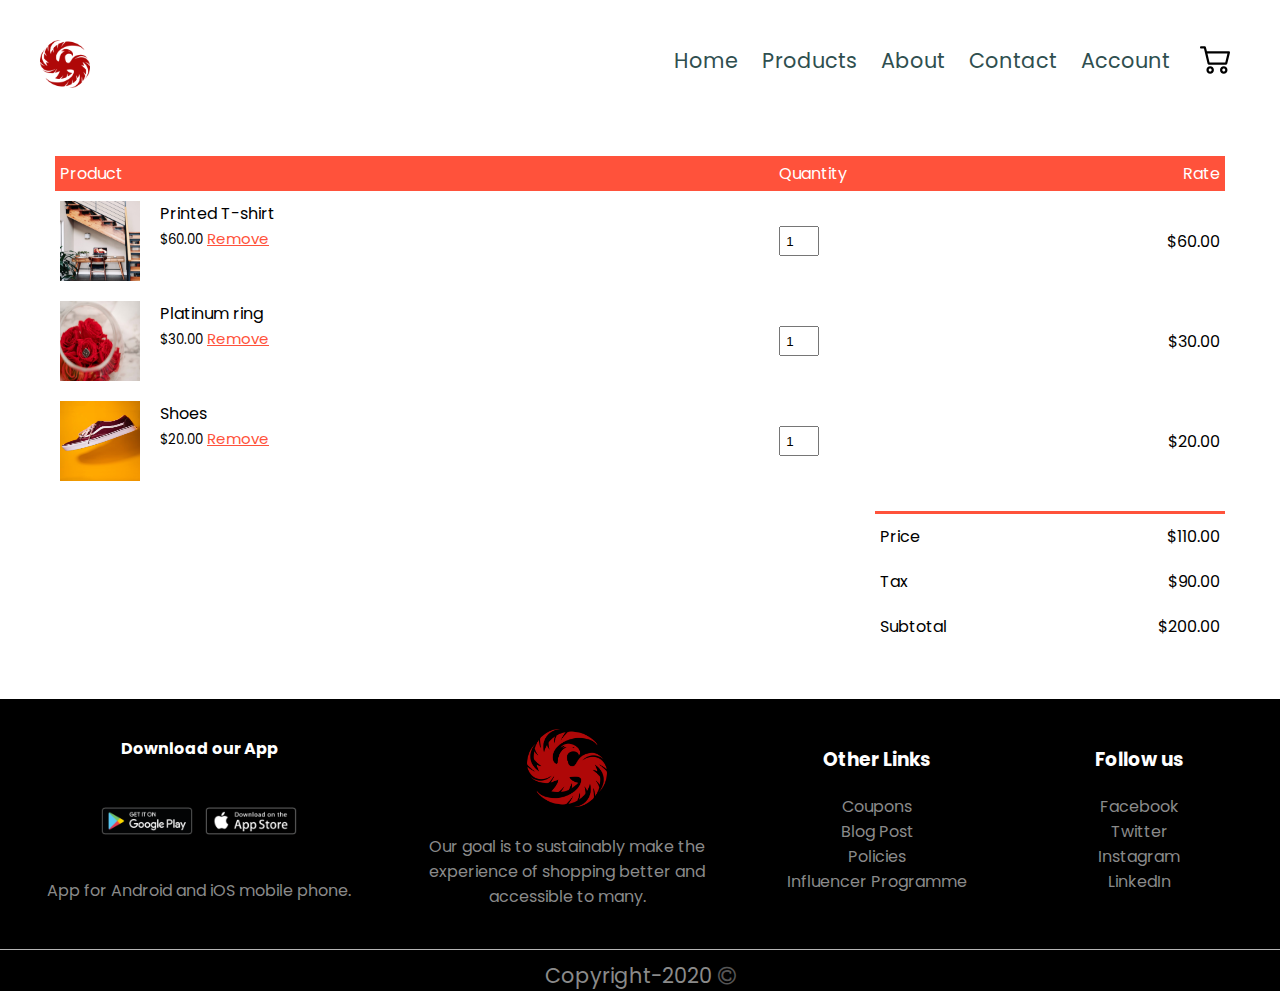
<file: shopping_cart.html>
<!DOCTYPE html>
<html lang="en">
<head>
    <meta charset="UTF-8">
    <meta name="viewport" content="width=device-width, initial-scale=1.0">
    <title>Products</title>
    <link rel="stylesheet" href="styles.css">
    <link href="https://fonts.googleapis.com/css2?family=Roboto+Condensed&display=swap" rel="stylesheet">
    <link href="https://fonts.googleapis.com/css2?family=Poppins:wght@300&display=swap" rel="stylesheet">
    <link rel="stylesheet" href="https://stackpath.bootstrapcdn.com/font-awesome/4.7.0/css/font-awesome.min.css" integrity="sha384-wvfXpqpZZVQGK6TAh5PVlGOfQNHSoD2xbE+QkPxCAFlNEevoEH3Sl0sibVcOQVnN" crossorigin="anonymous">
</head>
<body>
    <!---NAVBAR-->

    <div class="container"> 
        <div class="navbar">
            <div class="logo">
                <a href="index.html"> <img src="images/logo.png"  alt="Logo"> </a>
            </div>
            <div class="nav">
                <ul id="ulmenu">
                    <li> <a href="index.html">Home</a></li>
                    <li> <a href="products.html">Products</a></li>
                    <li> <a href="#">About</a></li>
                    <li> <a href="#">Contact</a></li>
                    <li> <a href="account.html">Account</a></li>
                </ul>
            </div>
            <a href="shopping_cart.html"><img src="images/supermarket.svg" class="cart" width="50px" height="30px" ></a>
            <img src="images/menu-24px.svg" class="menu_icon" onclick="menutoggle()">
        </div>
        
</div>
    <!--cart-->
<div class="container2 cart-page">

    <table>
        <tr> 
        <th>Product</th>
        <th>Quantity</th>
        <th>Rate</th>
    </tr>
    <tr>
        <td>
            <div class="cart-info">
                <img src="/images/image5.jpg">
                <div>
                    <p>Printed T-shirt</p>
                    <small>$60.00</small>
                    <a href="#">Remove</a>
                </div>
            </div>
        </td>
        <td><input type="number" value="1"></td>
        <td>$60.00</td>
    </tr>
    <tr>
        <td>
            <div class="cart-info">
                <img src="/images/ring.jpg">
                <div>
                    <p>Platinum ring</p>
                    <small>$30.00</small>
                    <a href="#">Remove</a>
                </div>
            </div>
        </td>
        <td><input type="number" value="1"></td>
        <td>$30.00</td>
    </tr>
    <tr>
        <td>
            <div class="cart-info">
                <img src="/images/shoes.jpg">
                <div>
                    <p>Shoes</p>
                    <small>$20.00</small>
                    <a href="#">Remove</a>
                </div>
            </div>
        </td>
        <td><input type="number" value="1"></td>
        <td>$20.00</td>
    </tr>
    </table>
</div>
    <div class="container2 total-price">
        <table>
            <tr>
                <td>Price</td>
                <td>$110.00</td>
            </tr>
            <tr>
                <td>Tax</td>
                <td>$90.00</td>
            </tr>
            <tr>
                <td>Subtotal</td>
                <td>$200.00</td>
            </tr>
        </table>
    
</div>
    
   
        <!--Footer-->

        <div class="footer">
            <div class="footer-container">
                <div class="footer-row">
                    <div class="footer-col-1">
                        <h4>Download our App</h4>
                        <img src="/images/play-store-logo.png">
                        <img src="images/play-store-ios.png">
                        <p>App for Android and iOS mobile phone.</p>
                            
                    </div>
                    
                    <div class="footer-col-2">
                        <img src="images/logo.png">
                        <p>Our goal is to sustainably make the experience of shopping better and accessible to many.</p>
                    </div>
                    
                
                    <div class="footer-col-3">
                        <h3>Other Links</h3>
                    <ul>
                        <li>Coupons</li>
                        <li>Blog Post</li>
                        <li>Policies</li>
                        <li>Influencer Programme</li>
                    </ul>
                    </div>
                    
                    <div class="footer-col-4">
                        <h3>Follow us</h3>
                    <ul>
                        <li>Facebook</li>
                        <li>Twitter</li>
                        <li>Instagram</li>
                        <li>LinkedIn</li>
                    </ul>
                    </div>
                </div>
               
            </div>
            <hr>
            <p class="copyright">Copyright-2020  <i class="fa fa-copyright" aria-hidden="true"></i></p>
        </div>
    </div>
    </div>

<!--Javascript-->

    <script>
        var MenuItems=document.getElementById("ulmenu");
        MenuItems.style.maxHeight="0px";

        function menutoggle(){
            if(MenuItems.style.maxHeight=="0px")
                MenuItems.style.maxHeight="200px";   
            else
                MenuItems.style.maxHeight="0px" ;
        }

    </script>
</body>
</html>
</file>
<file: styles.css>
*
{
    box-sizing: border-box;
    margin:0;
    padding: 0;
}

body{
    font-family: 'Poppins', sans-serif;
}

.navbar
{
    display: flex;
    flex-direction: row;
    padding: 20px;
    align-items: right;
}

.logo img{
    width:50px;
}

.name{
    flex-basis: 10%;
    text-align: left;
}
.name h2{
    margin-top: 5px;
    margin-left: 10px;
    padding:2px;
    font-size: 1.5rem;
    color: darkslategray;
}
.nav{
    flex:1;
    text-align: right;
}

.nav ul{
    display: inline-block;
    list-style-type: none;
    margin-top: 5px;
}

.nav ul li{
    display: inline-block;
    margin-right:20px;
}

a{
    text-decoration: none;
    color: darkslategray;
    font-size: 1.3rem;;
}

.container{
    margin:auto;
    padding: 20px;
    max-width: 1400px;
}
.header{
    background:radial-gradient(#fff,#ffd6d6);
}


.row{
    display: flex;
    align-items: center;
    flex-wrap: wrap;
    justify-content: space-around;
    padding: 30px;
    margin-top: 40px;
}

.testimonials  .row{
    margin-top: 20px;
}
.col-2{
    flex-basis: 40%;
    min-width: 300px;
}

.col-2 img{
    max-width: 100%;
    padding:50px 5px;
}

.col-2 h1{
    font-size: 40px;
    line-height:50px;
    margin:10px 0;
    color:darkslategray;
}

.col-2 p{
    color: darkslategrey;
}

.btn{
    display: inline-block;
     background-color: #D90219;
    color:#fff;
    padding: 12px 30px;
    margin: 20px 0;
    border-radius: 40px;
    transition: background 0.5s;
}

.btn:hover{
    background:#A60C0C ;
}


.cart{
    margin-top: 5px;
}
.categories{
    margin: 30px 0;
}

.container2{
    display: flex;
    max-width: 1200px;
    margin: auto;
    padding: 0 15px;
    flex-wrap: wrap;
    justify-content: space-around;
}
.testimonials-row{
display: flex;
align-items: center;
flex-wrap: wrap;
justify-content: space-around;
padding: 30px;
margin-top: 40px;
}

.testimonials .col-3-t{
    flex-basis:30%;
    min-width: 150px;
    padding: 40px 20px;
    text-align: center;
    background-color: white;
    border-radius: 10px;
    box-shadow: 0 0 20px 0 rgba(0,0,0,0.1);
}

.col-3-t img{
        width: 80px;
    margin-top: 20px;
    border-radius: 50%;
}
.col-3{
    flex-basis:20%;
    min-width: 250px;
    padding: 20px;
    margin:0 20px 30px 0;
    text-align: center;
    transition: transform 0.5s;
    background-color: white;
    border-radius: 10px;
    transition: transform 0.5s;
  box-shadow: 5px 5px 5px 3px solid #ff523b #888888;
}



.col-3-t p{
    font-size: 12px;
    margin:12px 0;
    color:#777;
}
.col-3:hover{
    transform: translateX(5px);
}

.col-3 img{
    max-width: 100%;
}
.products {
margin: 20px 0;
}

.categories
.title{
    text-align: center;
    margin: 0 auto 20px;
    position: relative;
    line-height: 60px;
    color:#555;
}

.products .title{
    text-align: center;
    margin: 0 auto 50px;
    position: relative;
    line-height: 60px;
    color:#555;
}

.title::after{
    content: '';
    background: #A60C0C ;
    width:80px;
    height: 5px;
    border-radius: 20px;
    position: absolute;
    bottom: 0;
    left:50%;
    transform:translateX(-50%);
}
.products .row{
    display:flex;
    max-width:1200px;
    margin: 15px auto;
    padding: 5px 10px;    
}
.col-4{
    flex:1;
    min-width:250px;
    padding: 0 10px;
    margin-right: 5px;;
    margin-bottom: 25px;
    text-align: center;
    transition: transform 0.5s;
  
}

.col-4 img{
    width: 100%;
}

.col-4 h4{
font-weight: normal;
color: #555;
}

.col-4 p,i{
color: #555;
font-size: 14px;
}

.col-4:hover{
    transform: translateY(-20px);
    cursor: pointer;
}

.testimonials i{
    color: #ff523b;
}

.col-5{
    flex:1;
    min-width:40px;
    padding: 0 20px;
    margin-bottom: 25px;
    text-align: center;
    transition: transform 0.5s;

}

.col-5 img{
    max-width: 100%;
    cursor: pointer;
    filter: grayscale(100%); 
}

.col-5 img:hover{
    filter: grayscale(0);
}
.container-b{
    margin:auto;
    padding: 15px;
    max-width: 1100px;  
   
}

.brands .row-b{
    display: flex;
    align-items: center;
    margin-top: 20px;
   
}

/* ---------footer-------*/

.footer{
    color:#8a8a8a;
    background: #000;
    font-size: 16px;
}

.footer-container{
    display: flex;
    padding: 10px;
    margin: auto;
    max-width:1500px;
}

.footer-row{
    display: flex;
    align-items: center;
    flex-wrap: wrap;   
}

.footer-col-1,.footer-col-2,.footer-col-3,.footer-col-4{
    min-width:250px;
    margin-bottom: 20px;
}
.footer-col-1{
    flex-basis: 30%;
    text-align: center;
    margin-top: 20px;
}
.footer-col-1 img{
    width:100px;
}
.footer-col-2{
    flex:1;
    text-align: center;
    margin-top:20px;
}
.footer-col-3,.footer-col-4{
    flex-basis: 20%;
    margin:5px;
    text-align: center;
}

.footer-col-2 img{
    width:80px;
    margin-bottom: 20px;
}


ul{
    list-style-type: none;}

.footer p{
    color: #8a8a8a;
}
.footer h4{
    margin-bottom: 10px;
    color: #fff;
}

.footer h3{
    margin-bottom: 20px;
    color: #fff;
}

.footer hr{
    border:none;
    background: #b5b5b5;
    height:1px;
    margin:10px 0;
}

.copyright{
    text-align: center;
    text-decoration: dimgray;
    font-size: 1.3rem;
   
}

.menu_icon{
    width:28px;
    margin-left: 5px;
    height:40px;
    display: none;
}

/* Media query */

@media only screen and (max-width:800px)
{
    .nav ul{
        position: absolute;
        top:80px;
        left:0;
        background: #000;
        width:100%;
        overflow: hidden;
        transition: max-height 0.5s;
    }

    .nav ul li{
        display: block;
        margin-right: 50px;
        margin-top: 5px;
        margin-bottom: 5px;
    }

    .nav ul li a{
        color:#fff;
    }

    .menu_icon{
        display: block;
        cursor: pointer;
    }
    .cart-page p{
        display: none;
    }  
    
}
/*********************************/
 .row-2{
justify-content: space-between;
margin: 100px auto 50px;
}

select{
    border:1px solid #ff523b;
    padding:5px;
}

.select:focus{
    outline: none;
}

.pg-btn{
        margin:10px auto 80px;
}

.pg-btn span{
    display: inline-block;
    margin-left:10px;
    line-height: 40px;
    cursor:pointer;
    width: 40px;
    height:40px;
    border: 1px solid #ff523b;
    text-align: center;
}

.pg-btn span:hover{
    background: #ff523b;
    color:#fff;
}

/* product-dteails*//********************************/

.col-2-pd{
    flex-basis: 47%;
    min-width: 250px;
}

.col-2-pd img{
    padding:10px 5px;
}

.col-2-pd h1{
    font-size: 40px;
    line-height:50px;
    margin:10px 0;
    color:darkslategray;
}

.col-2-pd p{
    color: darkslategrey;
}

.singleproduct{
    margin-top: 50px;
}

.singleproduct col-2-pd{
    padding:0;
}

.singleproduct .row{
align-items: inherit;
max-width: 70%;
}

.singleproduct h4{
margin: 20px 0;
font-size: 22px;
font-weight: bold;
}

.singleproduct select{
    display: block;
    padding:10px;
    margin-top: 30px;
}

.singleproduct input{
    width:50px;
    height:40px;
    padding-left: 10px;
    font-size: 20px;
    margin-right: 10px;
    border: 1px solid grey;
}
 input:focus{
outline: none;
 }
 
 .small-img-row{
    justify-content: space-between;
    display: flex;
}

 .small-img-col{
    flex-basis: 30%;
    padding:2px;
    cursor: pointer;
}

.row-2 h3{
color:#888888;
margin-bottom: 10px;
}

@media only screen and(max-width:600px)
{
    .row,.row-b,.footer-row,.testimonials-row{
        text-align: center;
    }

    .col-2,.col-3,.col-4,.col-3-t,.col-5,.col-2-pd,.footer-col-1,.footer-col-2,.footer-col-3,.footer-col-4{
        flex-basis: 100%;
    }

    .singleproduct .row{
        text-align: left;
    }

    .singleproduct .col-2-pd{
        padding:20px 0;
    }

    .singleproduct h1{
        line-height: 32px;
        font-size:14px;
    }

    .cart-page p{
        display: none;
    }
}


/********************************/

.cart-page{
    margin:20px auto;
}

table{
    border-collapse: collapse;
    width:100%;
}

.cart-info{
    display: flex;
    flex-wrap: wrap;
}

tr{
    margin-bottom: 50px;
}

th{
    text-align: left;
    padding: 5px;
    color:#fff;
    background:#ff523b;
    font-weight: normal;
}

td{
    padding: 10px 5px;
}

td input{
    width: 40px;
    height:30px;
    padding:5px;
}

td a{
color: #ff523b;
font-size: 15px;
text-decoration: underline;
}

td img{
    width: 80px;
    height:80px;
    margin-right: 20px;
}

.total-price{
    display: flex;
    justify-content: flex-end;
    margin-bottom: 50px;
}

.total-price table{
    border-top: 3px solid #ff523b;
    width: 100%;
    max-width: 350px;
}

td:last-child{
    text-align: right;
}

th:last-child{
    text-align: right;
}

/**************************/

.account-page{
    padding:30px auto;
     background:radial-gradient(#fff,#ffd6d6);
}

.form-container{
    background: #fff;
    width:300px;
    height:400px;
    margin:auto;
    text-align: center;
    position: relative;
    box-shadow: 5px 5px 5px 3px solid #888888;
    overflow: hidden;
}

.form-container span{
    font-weight: bold;
    cursor: pointer; 
    width:100px;
    padding:20px;
    display: inline-block;
}

.form-btn{
    display: inline-block;
}

.form-container form{
    max-width:300px;
    padding:0 20px;
    position: absolute;
    top:130px;
    transition: transform 1s;
}

form input{
    width:100%;
    height:30px;
    margin: 10px 0;
    padding:0 10px;
    border: 1px solid #ccc;
}

form .btn{
    width:100%;
    border:none;
    cursor: pointer;
    margin:10px 0;
}

form .btn:focus{
    outline: none;
}

#login{
    left: -300px;
}

#register{
    left: 0;
}

#login a{
    font-size: 12px;
    text-decoration: underline;
    color:#ff523b;
}

#indicator{
    width:100px;
    border:none;
    background: #ff523b;
    height:3px;
    margin-top:8px;
    transform: translateX(100px);
    transition: transform 1s;
}
</file>
